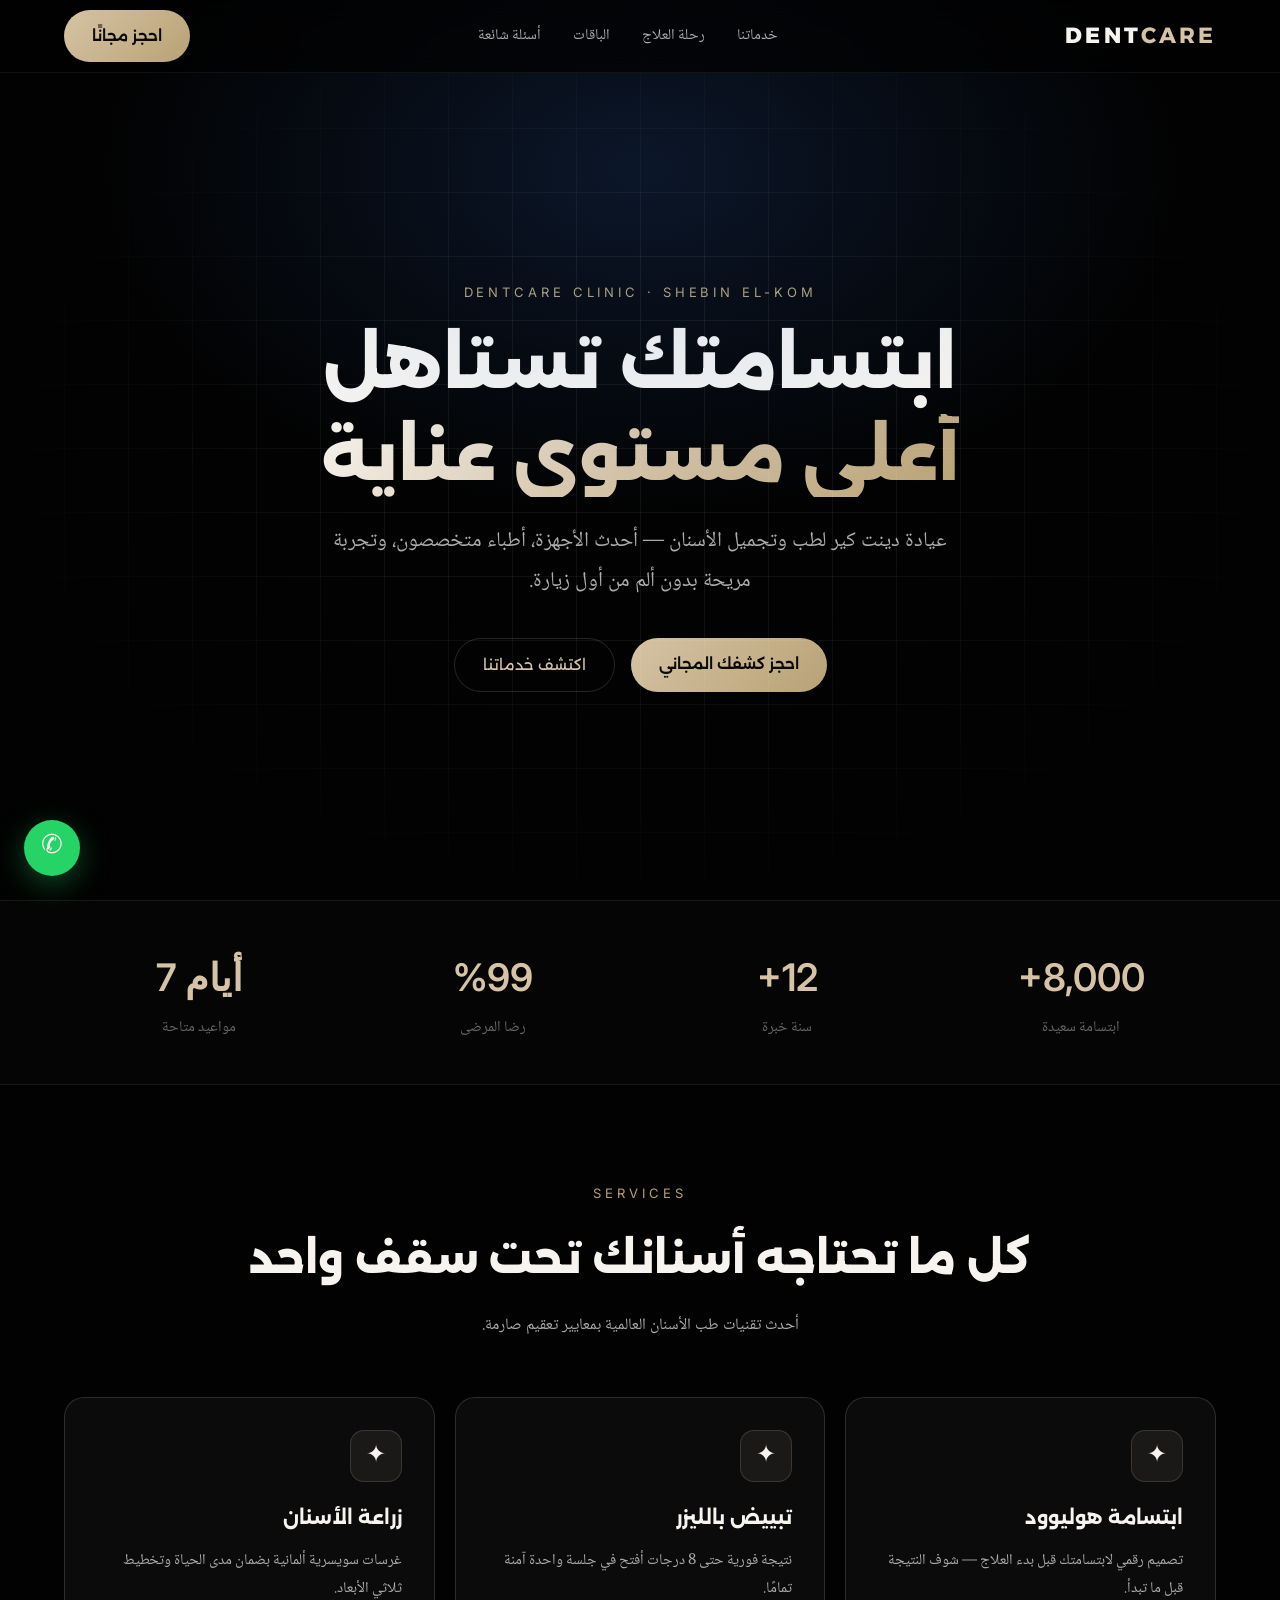
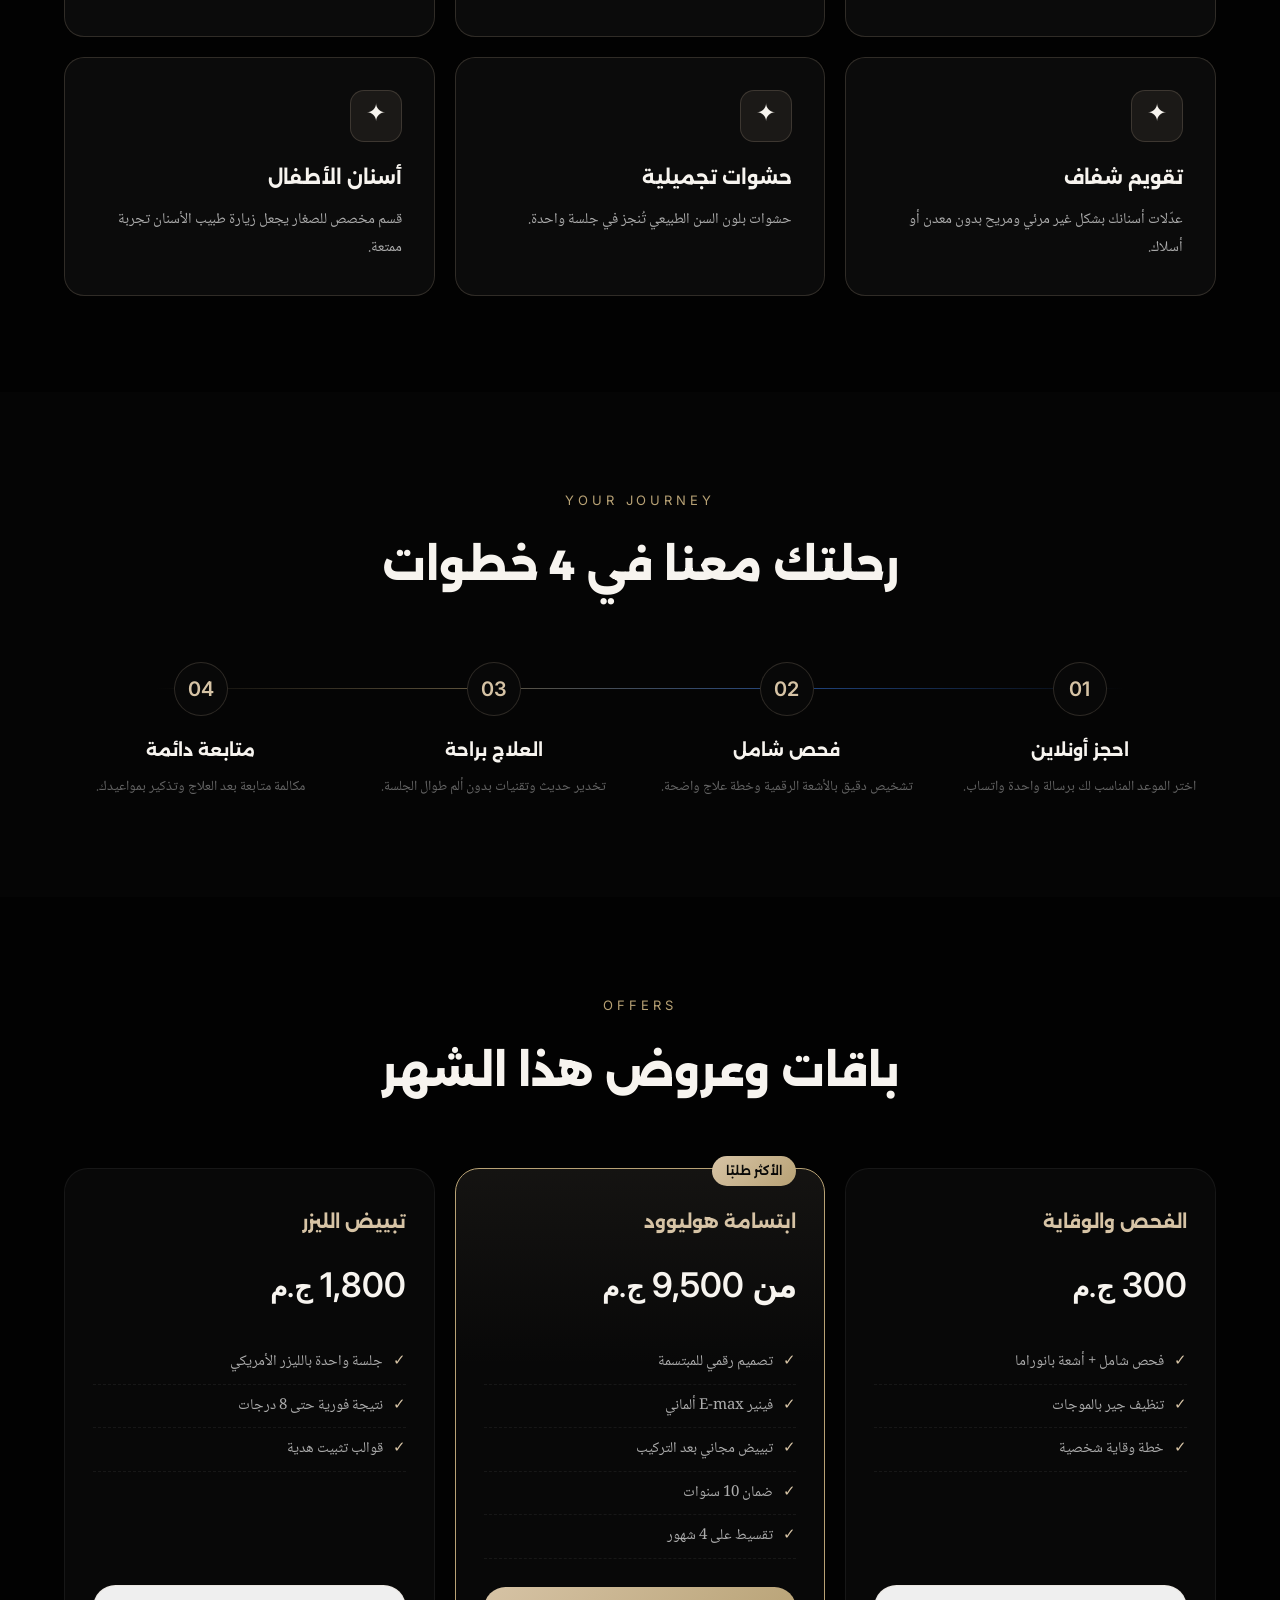
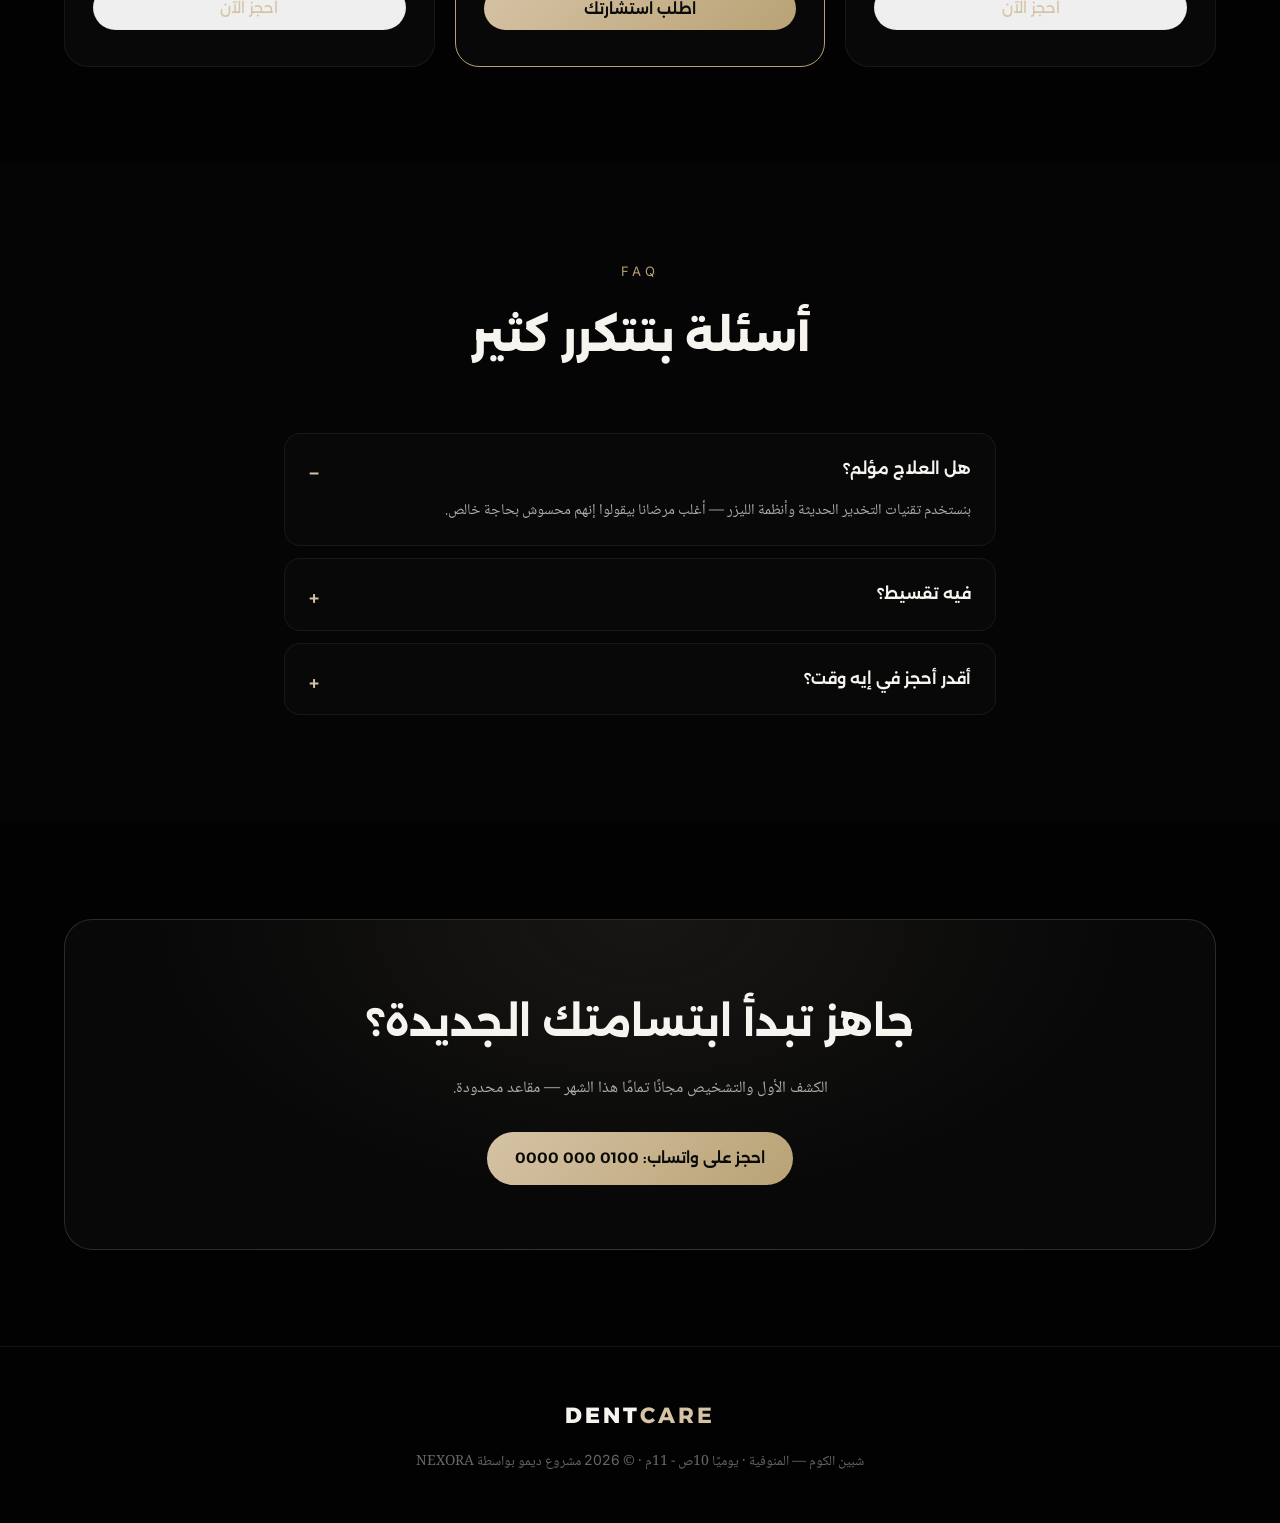
<file: level2/index.html>
<!DOCTYPE html>
<html lang="ar" dir="rtl">
<head>
<meta charset="UTF-8">
<meta name="viewport" content="width=device-width, initial-scale=1.0">
<title>دينت كير | عيادة أسنان في شبين الكوم</title>
<meta name="description" content="عيادة دينت كير لطب وتجميل الأسنان في شبين الكوم — تبييض، زراعة، تقويم شفاف، وابتسامة هوليوود بأحدث الأجهزة وخبراء متخصصين. احجز كشفك مجانًا.">
<meta property="og:title" content="دينت كير | ابتسامتك تستاهل الاهتمام">
<meta property="og:description" content="عيادة أسنان متكاملة في شبين الكوم — تجربة مريحة بدون ألم.">
<link rel="preconnect" href="https://fonts.googleapis.com">
<link rel="preconnect" href="https://fonts.gstatic.com" crossorigin>
<link href="https://fonts.googleapis.com/css2?family=Alexandria:wght@300;400;600;800&family=Noto+Naskh+Arabic:wght@400;500&family=Inter:wght@400;600&display=swap" rel="stylesheet">
<style>
:root{
  --b0:#020202;--b1:#050505;--b2:#080808;--b3:#0B0B0B;--b4:#101010;--b5:#151515;
  --gold:#D6C3A5;--gold-s:#CBB89D;--gold-d:#b8a275;
  --white:#F7F4EF;--silver:#ADADAD;--muted:#666;
  --line:rgba(255,255,255,.06);--line-g:rgba(214,195,165,.18);--line-m:rgba(214,195,165,.09);
  --ease:cubic-bezier(.16,1,.3,1);--blue-glow:rgba(59,130,246,.16);
}
*{margin:0;padding:0;box-sizing:border-box}
html{scroll-behavior:smooth}
body{background:var(--b0);color:var(--white);font-family:'Noto Naskh Arabic',sans-serif;line-height:1.9;overflow-x:hidden}
h1,h2,h3,.brand{font-family:'Alexandria',sans-serif}
.num,.en{font-family:'Inter',sans-serif;direction:ltr;display:inline-block}
a{text-decoration:none;color:inherit}
.wrap{max-width:1200px;margin:0 auto;padding:0 24px}
section{padding:96px 0;position:relative}
.rv{opacity:0;transform:translateY(24px);transition:opacity .9s var(--ease),transform .9s var(--ease)}
.rv.in{opacity:1;transform:none}
nav{position:fixed;top:0;left:0;right:0;z-index:50;background:rgba(2,2,2,.75);backdrop-filter:blur(14px);border-bottom:1px solid var(--line)}
.nav-in{display:flex;align-items:center;justify-content:space-between;height:72px}
.brand{font-weight:800;font-size:22px;letter-spacing:.14em;color:var(--white)}
.brand b{color:var(--gold)}
.nav-links{display:flex;gap:32px;font-size:15px;color:var(--silver)}
.nav-links a:hover{color:var(--gold)}
.btn-gold{display:inline-block;background:linear-gradient(135deg,var(--gold),var(--gold-d));color:#0a0a08;font-family:'Alexandria';font-weight:600;font-size:15px;padding:12px 28px;border-radius:999px;border:none;cursor:pointer;transition:.4s var(--ease)}
.btn-gold:hover{filter:brightness(1.12);transform:translateY(-2px)}
.btn-line{display:inline-block;border:1px solid var(--line-g);color:var(--gold);font-family:'Alexandria';font-size:15px;padding:12px 28px;border-radius:999px;transition:.4s var(--ease)}
.btn-line:hover{background:rgba(214,195,165,.07)}
.hero{min-height:100vh;display:flex;align-items:center;text-align:center;padding-top:72px}
.glow-blue{position:absolute;top:-20%;left:50%;transform:translateX(-50%);width:1100px;height:700px;background:radial-gradient(ellipse,var(--blue-glow),transparent 70%);pointer-events:none}
.grid-bg{position:absolute;inset:0;background-image:linear-gradient(var(--line) 1px,transparent 1px),linear-gradient(90deg,var(--line) 1px,transparent 1px);background-size:64px 64px;-webkit-mask-image:radial-gradient(ellipse at center,#000 30%,transparent 75%);mask-image:radial-gradient(ellipse at center,#000 30%,transparent 75%);pointer-events:none}
.hero h1{font-size:clamp(34px,6vw,68px);font-weight:800;line-height:1.35;margin-bottom:20px}
.grad-text{background:linear-gradient(135deg,var(--white),var(--gold),var(--gold-d));-webkit-background-clip:text;background-clip:text;color:transparent}
.hero p.sub{color:var(--silver);font-size:clamp(16px,2vw,21px);max-width:640px;margin:0 auto 36px}
.hero-cta{display:flex;gap:16px;justify-content:center;flex-wrap:wrap}
.stats{border-top:1px solid var(--line-m);border-bottom:1px solid var(--line-m);padding:40px 0;background:var(--b1)}
.stats-in{display:grid;grid-template-columns:repeat(4,1fr);gap:24px;text-align:center}
.stat b{display:block;font-family:'Inter';font-size:38px;font-weight:600;color:var(--gold)}
.stat span{color:var(--muted);font-size:15px}
.sec-head{text-align:center;margin-bottom:56px}
.kicker{color:var(--gold-d);font-family:'Inter';letter-spacing:.3em;font-size:13px;text-transform:uppercase;display:block;margin-bottom:14px}
.sec-head h2{font-size:clamp(26px,4vw,42px);font-weight:800}
.sec-head p{color:var(--silver);max-width:560px;margin:12px auto 0}
.cards{display:grid;grid-template-columns:repeat(3,1fr);gap:20px}
.card{background:rgba(21,21,21,.55);border:1px solid var(--line-g);backdrop-filter:blur(12px);border-radius:20px;padding:32px;transition:.5s var(--ease)}
.card:hover{transform:translateY(-6px);border-color:rgba(214,195,165,.4);box-shadow:0 24px 60px rgba(0,0,0,.5)}
.card .ic{width:52px;height:52px;border-radius:14px;background:rgba(214,195,165,.08);border:1px solid var(--line-g);display:grid;place-items:center;font-size:24px;margin-bottom:18px}
.card h3{font-size:19px;margin-bottom:10px}
.card p{color:var(--silver);font-size:15px}
.steps{position:relative;display:grid;grid-template-columns:repeat(4,1fr);gap:20px}
.steps:before{content:"";position:absolute;top:26px;right:8%;left:8%;height:1px;background:linear-gradient(90deg,transparent,var(--gold-d),#3B82F6,transparent);opacity:.5}
.step{text-align:center;position:relative}
.step .n{width:54px;height:54px;margin:0 auto 18px;border-radius:50%;background:var(--b2);border:1px solid var(--line-g);display:grid;place-items:center;font-family:'Inter';color:var(--gold);font-size:20px;font-weight:600}
.step h3{font-size:17px;margin-bottom:8px}
.step p{color:var(--muted);font-size:14px}
.pricing{display:grid;grid-template-columns:repeat(3,1fr);gap:20px;align-items:stretch}
.price-card{border:1px solid var(--line);border-radius:24px;padding:36px 28px;background:var(--b2);display:flex;flex-direction:column}
.price-card.hot{border-color:var(--gold-d);background:linear-gradient(180deg,rgba(214,195,165,.06),transparent 40%),var(--b2);position:relative}
.price-card .tag{position:absolute;top:-13px;right:28px;background:linear-gradient(135deg,var(--gold),var(--gold-d));color:#0a0a08;font-family:'Alexandria';font-size:12px;font-weight:600;padding:4px 14px;border-radius:999px}
.price-card h3{font-size:18px;color:var(--gold)}
.price-card .amount{font-family:'Inter';font-size:34px;font-weight:600;margin:14px 0 4px}
.price-card ul{list-style:none;margin:20px 0 28px;flex:1}
.price-card li{color:var(--silver);font-size:15px;padding:7px 0;border-bottom:1px dashed var(--line)}
.price-card li:before{content:"✓";color:var(--gold);margin-left:10px}
.faq{max-width:760px;margin:0 auto}
details{border:1px solid var(--line);border-radius:16px;background:var(--b2);margin-bottom:12px;padding:20px 24px}
summary{cursor:pointer;font-family:'Alexandria';font-size:16px;font-weight:600;list-style:none}
summary::-webkit-details-marker{display:none}
summary:after{content:"+";float:left;color:var(--gold);font-size:20px}
details[open] summary:after{content:"−"}
details p{color:var(--silver);margin-top:12px;font-size:15px}
.cta-box{border:1px solid var(--line-g);border-radius:28px;padding:64px 40px;text-align:center;background:radial-gradient(ellipse at top,rgba(214,195,165,.08),transparent 60%),var(--b2)}
footer{border-top:1px solid var(--line);padding:48px 0;color:var(--muted);text-align:center;font-size:14px}
.wa{position:fixed;bottom:24px;left:24px;z-index:60;width:56px;height:56px;border-radius:50%;background:#25D366;display:grid;place-items:center;font-size:26px;box-shadow:0 8px 30px rgba(37,211,102,.35)}
@media(max-width:900px){.cards,.pricing{grid-template-columns:1fr}.steps{grid-template-columns:repeat(2,1fr)}.steps:before{display:none}.stats-in{grid-template-columns:repeat(2,1fr)}}
@media(max-width:480px){section{padding:64px 0}.steps{grid-template-columns:1fr}.nav-links{display:none}}
</style>
</head>
<body>

<nav><div class="wrap nav-in">
  <div class="brand">DENT<b>CARE</b></div>
  <div class="nav-links">
    <a href="#services">خدماتنا</a><a href="#how">رحلة العلاج</a><a href="#pricing">الباقات</a><a href="#faq">أسئلة شائعة</a>
  </div>
  <a class="btn-gold" href="#cta">احجز مجانًا</a>
</div></nav>

<header class="hero">
  <div class="glow-blue"></div><div class="grid-bg"></div>
  <div class="wrap">
    <span class="kicker rv">DENTCARE CLINIC · SHEBIN EL-KOM</span>
    <h1 class="rv">ابتسامتك تستاهل<br><span class="grad-text">أعلى مستوى عناية</span></h1>
    <p class="sub rv">عيادة دينت كير لطب وتجميل الأسنان — أحدث الأجهزة، أطباء متخصصون، وتجربة مريحة بدون ألم من أول زيارة.</p>
    <div class="hero-cta rv">
      <a class="btn-gold" href="#cta">احجز كشفك المجاني</a>
      <a class="btn-line" href="#services">اكتشف خدماتنا</a>
    </div>
  </div>
</header>

<div class="stats"><div class="wrap stats-in">
  <div class="stat rv"><b class="num">+8,000</b><span>ابتسامة سعيدة</span></div>
  <div class="stat rv"><b class="num">+12</b><span>سنة خبرة</span></div>
  <div class="stat rv"><b class="num">%99</b><span>رضا المرضى</span></div>
  <div class="stat rv"><b class="num">7 أيام</b><span>مواعيد متاحة</span></div>
</div></div>

<section id="services"><div class="wrap">
  <div class="sec-head rv"><span class="kicker">SERVICES</span><h2>كل ما تحتاجه أسنانك تحت سقف واحد</h2><p>أحدث تقنيات طب الأسنان العالمية بمعايير تعقيم صارمة.</p></div>
  <div class="cards">
    <div class="card rv"><div class="ic">✦</div><h3>ابتسامة هوليوود</h3><p>تصميم رقمي لابتسامتك قبل بدء العلاج — شوف النتيجة قبل ما تبدأ.</p></div>
    <div class="card rv"><div class="ic">✦</div><h3>تبييض بالليزر</h3><p>نتيجة فورية حتى 8 درجات أفتح في جلسة واحدة آمنة تمامًا.</p></div>
    <div class="card rv"><div class="ic">✦</div><h3>زراعة الأسنان</h3><p>غرسات سويسرية ألمانية بضمان مدى الحياة وتخطيط ثلاثي الأبعاد.</p></div>
    <div class="card rv"><div class="ic">✦</div><h3>تقويم شفاف</h3><p>عدّلات أسنانك بشكل غير مرئي ومريح بدون معدن أو أسلاك.</p></div>
    <div class="card rv"><div class="ic">✦</div><h3>حشوات تجميلية</h3><p>حشوات بلون السن الطبيعي تُنجز في جلسة واحدة.</p></div>
    <div class="card rv"><div class="ic">✦</div><h3>أسنان الأطفال</h3><p>قسم مخصص للصغار يجعل زيارة طبيب الأسنان تجربة ممتعة.</p></div>
  </div>
</div></section>

<section id="how" style="background:var(--b1)"><div class="wrap">
  <div class="sec-head rv"><span class="kicker">YOUR JOURNEY</span><h2>رحلتك معنا في 4 خطوات</h2></div>
  <div class="steps">
    <div class="step rv"><div class="n num">01</div><h3>احجز أونلاين</h3><p>اختر الموعد المناسب لك برسالة واحدة واتساب.</p></div>
    <div class="step rv"><div class="n num">02</div><h3>فحص شامل</h3><p>تشخيص دقيق بالأشعة الرقمية وخطة علاج واضحة.</p></div>
    <div class="step rv"><div class="n num">03</div><h3>العلاج براحة</h3><p>تخدير حديث وتقنيات بدون ألم طوال الجلسة.</p></div>
    <div class="step rv"><div class="n num">04</div><h3>متابعة دائمة</h3><p>مكالمة متابعة بعد العلاج وتذكير بمواعيدك.</p></div>
  </div>
</div></section>

<section id="pricing"><div class="wrap">
  <div class="sec-head rv"><span class="kicker">OFFERS</span><h2>باقات وعروض هذا الشهر</h2></div>
  <div class="pricing">
    <div class="price-card rv"><h3>الفحص والوقاية</h3><div class="amount">300 <small>ج.م</small></div><ul><li>فحص شامل + أشعة بانوراما</li><li>تنظيف جير بالموجات</li><li>خطة وقاية شخصية</li></ul><button class="btn-line" onclick="document.getElementById('cta').scrollIntoView()">احجز الآن</button></div>
    <div class="price-card hot rv"><span class="tag">الأكثر طلبًا</span><h3>ابتسامة هوليوود</h3><div class="amount">من 9,500 <small>ج.م</small></div><ul><li>تصميم رقمي للمبتسمة</li><li>فينير E-max ألماني</li><li>تبييض مجاني بعد التركيب</li><li>ضمان 10 سنوات</li><li>تقسيط على 4 شهور</li></ul><button class="btn-gold" onclick="document.getElementById('cta').scrollIntoView()">اطلب استشارتك</button></div>
    <div class="price-card rv"><h3>تبييض الليزر</h3><div class="amount">1,800 <small>ج.م</small></div><ul><li>جلسة واحدة بالليزر الأمريكي</li><li>نتيجة فورية حتى 8 درجات</li><li>قوالب تثبيت هدية</li></ul><button class="btn-line" onclick="document.getElementById('cta').scrollIntoView()">احجز الآن</button></div>
  </div>
</div></section>

<section style="background:var(--b1)"><div class="wrap faq" id="faq">
  <div class="sec-head rv"><span class="kicker">FAQ</span><h2>أسئلة بتتكرر كثير</h2></div>
  <details class="rv" open><summary>هل العلاج مؤلم؟</summary><p>بنستخدم تقنيات التخدير الحديثة وأنظمة الليزر — أغلب مرضانا بيقولوا إنهم محسوش بحاجة خالص.</p></details>
  <details class="rv"><summary>فيه تقسيط؟</summary><p>أيوه، باقات التجميل متاحة بنظام تقسيط يوصل 4 شهور بدون فوائد.</p></details>
  <details class="rv"><summary>أقدر أحجز في إيه وقت؟</summary><p>من 10 صباحًا لـ 11 مساءً طول أيام الأسبوع — والسبت والجمعة بمواعيد محدودة.</p></details>
</div></section>

<section id="cta"><div class="wrap"><div class="cta-box rv">
  <h2 style="font-size:clamp(24px,4vw,40px)">جاهز تبدأ ابتسامتك الجديدة؟</h2>
  <p style="color:var(--silver);margin:14px 0 28px">الكشف الأول والتشخيص مجانًا تمامًا هذا الشهر — مقاعد محدودة.</p>
  <a class="btn-gold" href="https://wa.me/201000000000">احجز على واتساب: 0100 000 0000</a>
</div></div></section>

<footer><div class="wrap">
  <div class="brand" style="margin-bottom:10px">DENT<b>CARE</b></div>
  شبين الكوم — المنوفية · يوميًا 10ص - 11م · © <span class="en num">2026</span> مشروع ديمو بواسطة NEXORA
</div></footer>

<a class="wa" href="https://wa.me/201000000000" aria-label="WhatsApp">✆</a>

<script>
const io=new IntersectionObserver(es=>es.forEach(e=>{if(e.isIntersecting){e.target.classList.add('in');io.unobserve(e.target)}}),{threshold:.12});
document.querySelectorAll('.rv').forEach(el=>io.observe(el));
</script>
</body>
</html>
</file>
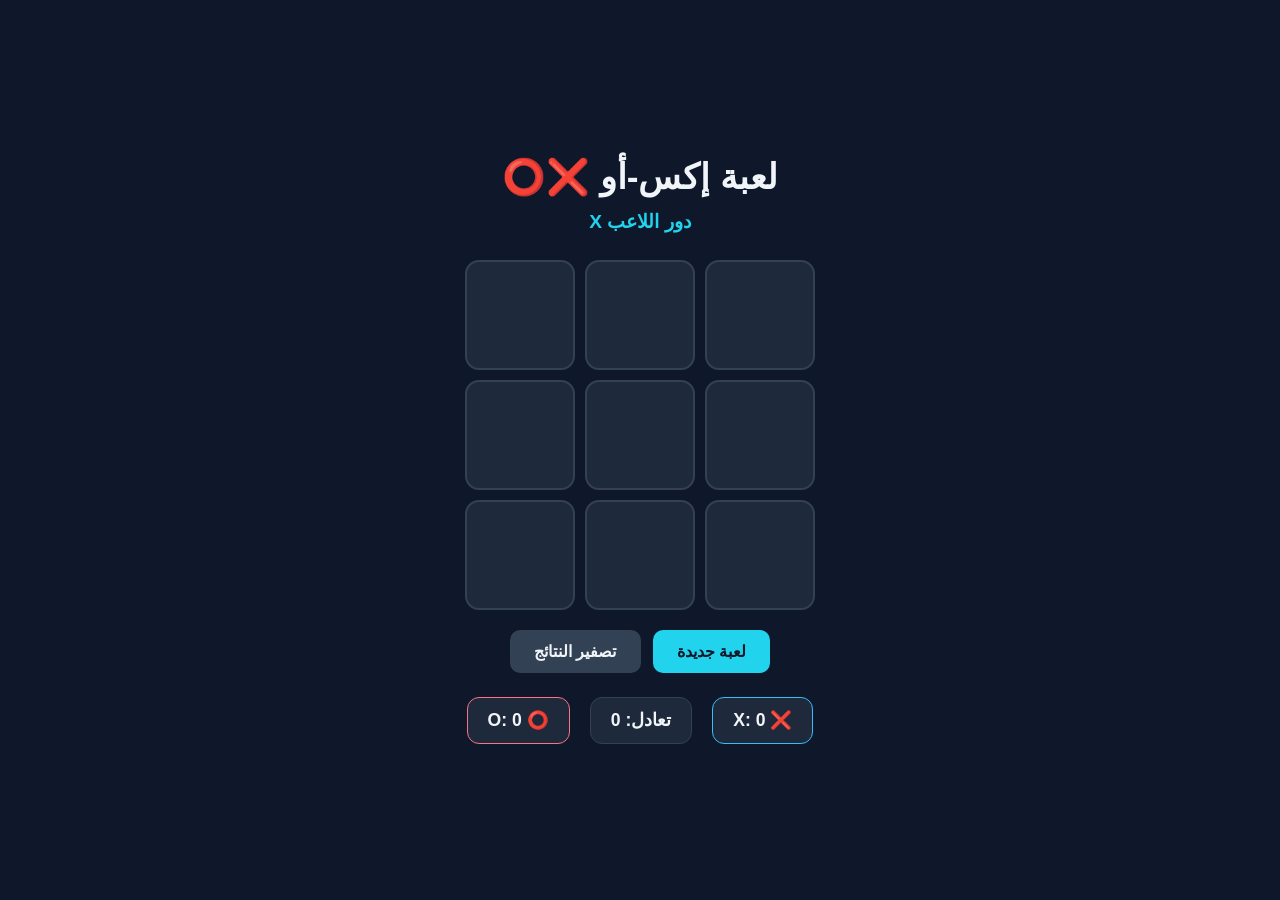
<file: level2/xo.html>
<!DOCTYPE html>
<html lang="ar" dir="rtl">
<head>
  <meta charset="UTF-8">
  <meta name="viewport" content="width=device-width, initial-scale=1.0">
  <title>لعبة إكس-أو</title>
  <link rel="stylesheet" href="xo.css">
</head>
<body>
  <div class="wrapper">
    <h1>لعبة إكس-أو ❌⭕</h1>
    <p class="status" id="status">دور اللاعب X</p>

    <div class="board" id="board">
      <button class="cell" data-i="0"></button>
      <button class="cell" data-i="1"></button>
      <button class="cell" data-i="2"></button>
      <button class="cell" data-i="3"></button>
      <button class="cell" data-i="4"></button>
      <button class="cell" data-i="5"></button>
      <button class="cell" data-i="6"></button>
      <button class="cell" data-i="7"></button>
      <button class="cell" data-i="8"></button>
    </div>

    <div class="controls">
      <button class="btn" id="newGame">لعبة جديدة</button>
      <button class="btn secondary" id="resetScores">تصفير النتائج</button>
    </div>

    <div class="scoreboard">
      <div class="score x-score">❌ X: <span id="scoreX">0</span></div>
      <div class="score">تعادل: <span id="scoreDraw">0</span></div>
      <div class="score o-score">⭕ O: <span id="scoreO">0</span></div>
    </div>
  </div>

  <script src="xo.js"></script>
</body>
</html>
</file>
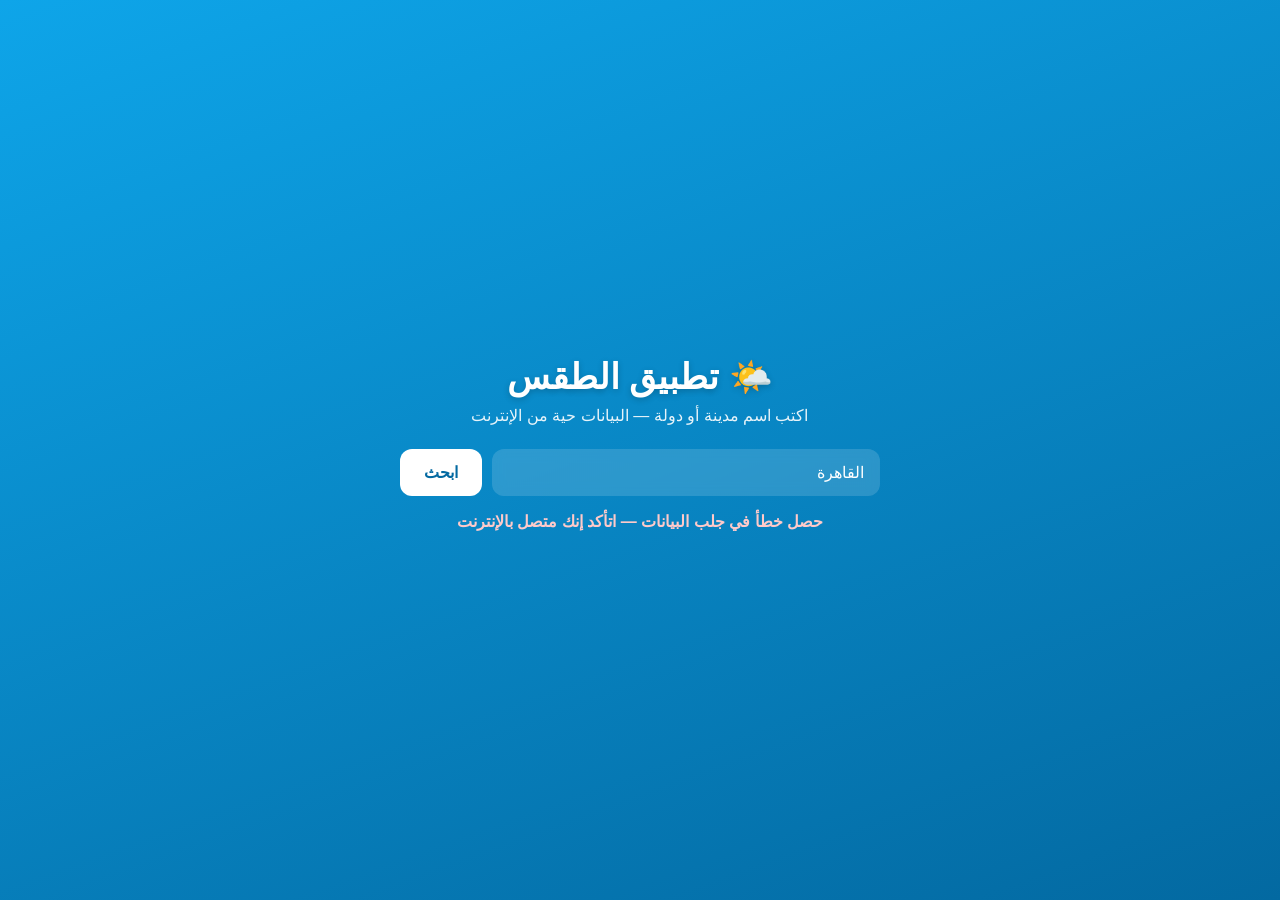
<file: level3/weather.html>
<!DOCTYPE html>
<html lang="ar" dir="rtl">
<head>
  <meta charset="UTF-8">
  <meta name="viewport" content="width=device-width, initial-scale=1.0">
  <title>تطبيق الطقس</title>
  <link rel="stylesheet" href="weather.css">
</head>
<body>
  <div class="wrapper">
    <h1>🌤️ تطبيق الطقس</h1>
    <p class="hint">اكتب اسم مدينة أو دولة — البيانات حية من الإنترنت</p>

    <div class="search">
      <input type="text" id="cityInput" placeholder="مثال: القاهرة، دبي، London، نيويورك">
      <button class="btn" id="searchBtn">ابحث</button>
    </div>

    <p class="error" id="error"></p>

    <div class="loading" id="loading">⏳ جاري جلب البيانات...</div>

    <div class="weather" id="weather" hidden>
      <h2 class="city" id="cityName">-</h2>
      <p class="date" id="date">-</p>
      <div class="current">
        <p class="temp" id="temp">-</p>
        <p class="desc" id="desc">-</p>
        <p class="feels">حسّاً: <span id="feelsLike">-</span></p>
      </div>
      <div class="details">
        <div class="detail">💨 الرياح: <span id="wind">-</span></div>
        <div class="detail">💧 الرطوبة: <span id="humidity">-</span></div>
        <div class="detail">🌬️ الضغط: <span id="pressure">-</span></div>
        <div class="detail">☀️ شروق: <span id="sunrise">-</span></div>
        <div class="detail">🌙 غروب: <span id="sunset">-</span></div>
      </div>
      <div class="forecast" id="forecast"></div>
    </div>
  </div>

  <script src="weather.js"></script>
</body>
</html>
</file>
<file: level2/xo.css>
:root {
  --bg: #0f172a;
  --card: #1e293b;
  --text: #f1f5f9;
  --x: #38bdf8;
  --o: #fb7185;
  --accent: #22d3ee;
}

* {
  margin: 0;
  padding: 0;
  box-sizing: border-box;
}

body {
  font-family: "Segoe UI", Tahoma, sans-serif;
  background: var(--bg);
  color: var(--text);
  min-height: 100vh;
  display: flex;
  align-items: center;
  justify-content: center;
}

.wrapper {
  text-align: center;
  padding: 20px;
}

h1 {
  font-size: 2.2rem;
  margin-bottom: 12px;
}

.status {
  font-size: 1.2rem;
  margin-bottom: 20px;
  min-height: 1.6em;
  color: var(--accent);
  font-weight: bold;
}

.board {
  display: grid;
  grid-template-columns: repeat(3, 110px);
  gap: 10px;
  margin-bottom: 20px;
}

.cell {
  width: 110px;
  height: 110px;
  background: var(--card);
  border: 2px solid #334155;
  border-radius: 14px;
  font-size: 3rem;
  font-weight: bold;
  cursor: pointer;
  transition: transform 0.15s, border-color 0.2s;
  display: flex;
  align-items: center;
  justify-content: center;
}

.cell:hover {
  border-color: var(--accent);
  transform: scale(1.03);
}

.cell.x {
  color: var(--x);
}

.cell.o {
  color: var(--o);
}

.cell.win {
  background: rgba(34, 211, 238, 0.15);
  border-color: var(--accent);
}

.controls {
  display: flex;
  gap: 12px;
  justify-content: center;
  margin-bottom: 24px;
}

.btn {
  background: var(--accent);
  color: #0f172a;
  border: none;
  padding: 12px 24px;
  border-radius: 10px;
  font-size: 1rem;
  font-weight: bold;
  cursor: pointer;
  font-family: inherit;
  transition: opacity 0.2s, transform 0.1s;
}

.btn:hover {
  opacity: 0.85;
}

.btn:active {
  transform: scale(0.96);
}

.btn.secondary {
  background: #334155;
  color: var(--text);
}

.scoreboard {
  display: flex;
  justify-content: center;
  gap: 20px;
  flex-wrap: wrap;
}

.score {
  background: var(--card);
  border: 1px solid #334155;
  border-radius: 12px;
  padding: 12px 20px;
  font-size: 1.1rem;
  font-weight: bold;
}

.x-score {
  border-color: var(--x);
}

.o-score {
  border-color: var(--o);
}
</file>
<file: level3/weather.css>
:root {
  --bg: #0ea5e9;
  --bg-dark: #0369a1;
  --card: rgba(255, 255, 255, 0.15);
  --text: #ffffff;
  --border: rgba(255, 255, 255, 0.3);
}

* {
  margin: 0;
  padding: 0;
  box-sizing: border-box;
}

body {
  font-family: "Segoe UI", Tahoma, sans-serif;
  background: linear-gradient(160deg, var(--bg) 0%, var(--bg-dark) 100%);
  color: var(--text);
  min-height: 100vh;
  display: flex;
  align-items: center;
  justify-content: center;
}

.wrapper {
  width: 100%;
  max-width: 520px;
  padding: 20px;
  text-align: center;
}

h1 {
  font-size: 2.2rem;
  margin-bottom: 8px;
  text-shadow: 0 2px 6px rgba(0, 0, 0, 0.2);
}

.hint {
  opacity: 0.9;
  margin-bottom: 24px;
}

.search {
  display: flex;
  gap: 10px;
  margin-bottom: 16px;
}

.search input {
  flex: 1;
  padding: 14px 16px;
  border-radius: 12px;
  border: none;
  font-size: 1rem;
  font-family: inherit;
  background: var(--card);
  color: #fff;
  backdrop-filter: blur(6px);
}

.search input::placeholder {
  color: rgba(255, 255, 255, 0.7);
}

.search input:focus {
  outline: 2px solid rgba(255, 255, 255, 0.6);
}

.btn {
  background: #fff;
  color: var(--bg-dark);
  border: none;
  padding: 14px 24px;
  border-radius: 12px;
  font-size: 1rem;
  font-weight: bold;
  cursor: pointer;
  font-family: inherit;
  transition: transform 0.1s, opacity 0.2s;
}

.btn:hover {
  opacity: 0.9;
}

.btn:active {
  transform: scale(0.96);
}

.error {
  color: #fecaca;
  font-weight: bold;
  min-height: 1.5em;
  margin-bottom: 8px;
}

.loading {
  font-size: 1.1rem;
  margin: 20px 0;
  animation: pulse 1s infinite;
}

@keyframes pulse {
  50% { opacity: 0.5; }
}

.weather {
  background: var(--card);
  border: 1px solid var(--border);
  border-radius: 20px;
  padding: 24px;
  backdrop-filter: blur(10px);
}

.city {
  font-size: 1.6rem;
  margin-bottom: 4px;
}

.date {
  opacity: 0.85;
  font-size: 0.9rem;
  margin-bottom: 16px;
}

.temp {
  font-size: 4rem;
  font-weight: bold;
  margin-bottom: 4px;
}

.desc {
  font-size: 1.2rem;
  margin-bottom: 4px;
}

.feels {
  opacity: 0.85;
  margin-bottom: 20px;
}

.details {
  display: grid;
  grid-template-columns: repeat(auto-fit, minmax(140px, 1fr));
  gap: 10px;
  margin-bottom: 20px;
}

.detail {
  background: rgba(255, 255, 255, 0.12);
  border-radius: 10px;
  padding: 10px;
  font-size: 0.9rem;
}

.forecast {
  display: grid;
  grid-template-columns: repeat(5, 1fr);
  gap: 8px;
  border-top: 1px solid var(--border);
  padding-top: 16px;
}

.forecast-day {
  background: rgba(255, 255, 255, 0.1);
  border-radius: 10px;
  padding: 10px 4px;
  font-size: 0.8rem;
}

.forecast-day .f-temp {
  font-size: 1.1rem;
  font-weight: bold;
  margin: 4px 0;
}
</file>
